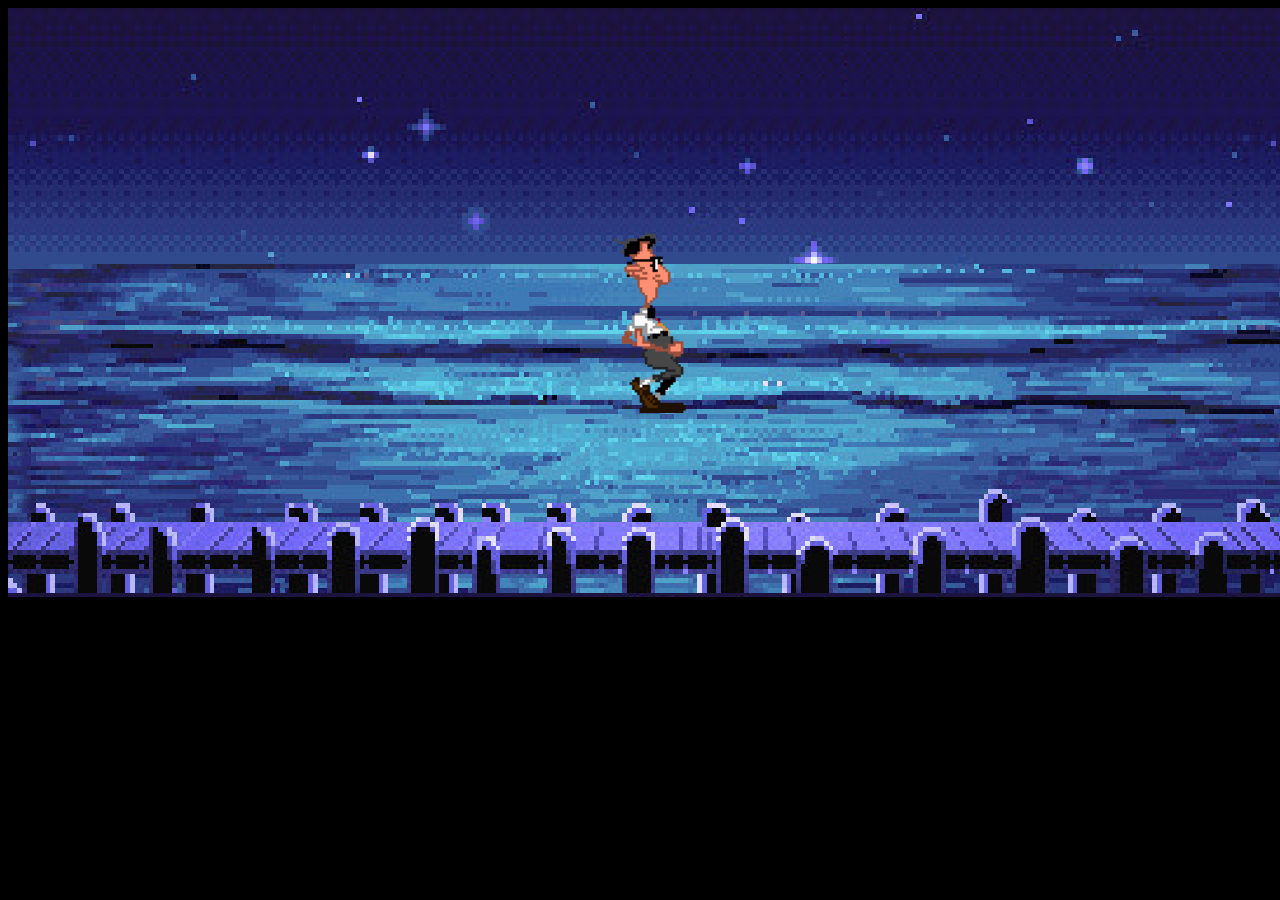
<file: Dia13/index.html>
<!DOCTYPE html>
<html lang="en">
<head>
    <meta charset="UTF-8">
    <meta name="viewport" content="width=device-width, initial-scale=1.0">
    <title>Bernie</title>
    <link rel="stylesheet" href="./style/style.css">
</head>

<body>
    <div class="cielo"></div>
    <div class="puente"></div>
    <div class="bernie"></div>

    
</body>
</html>
</file>
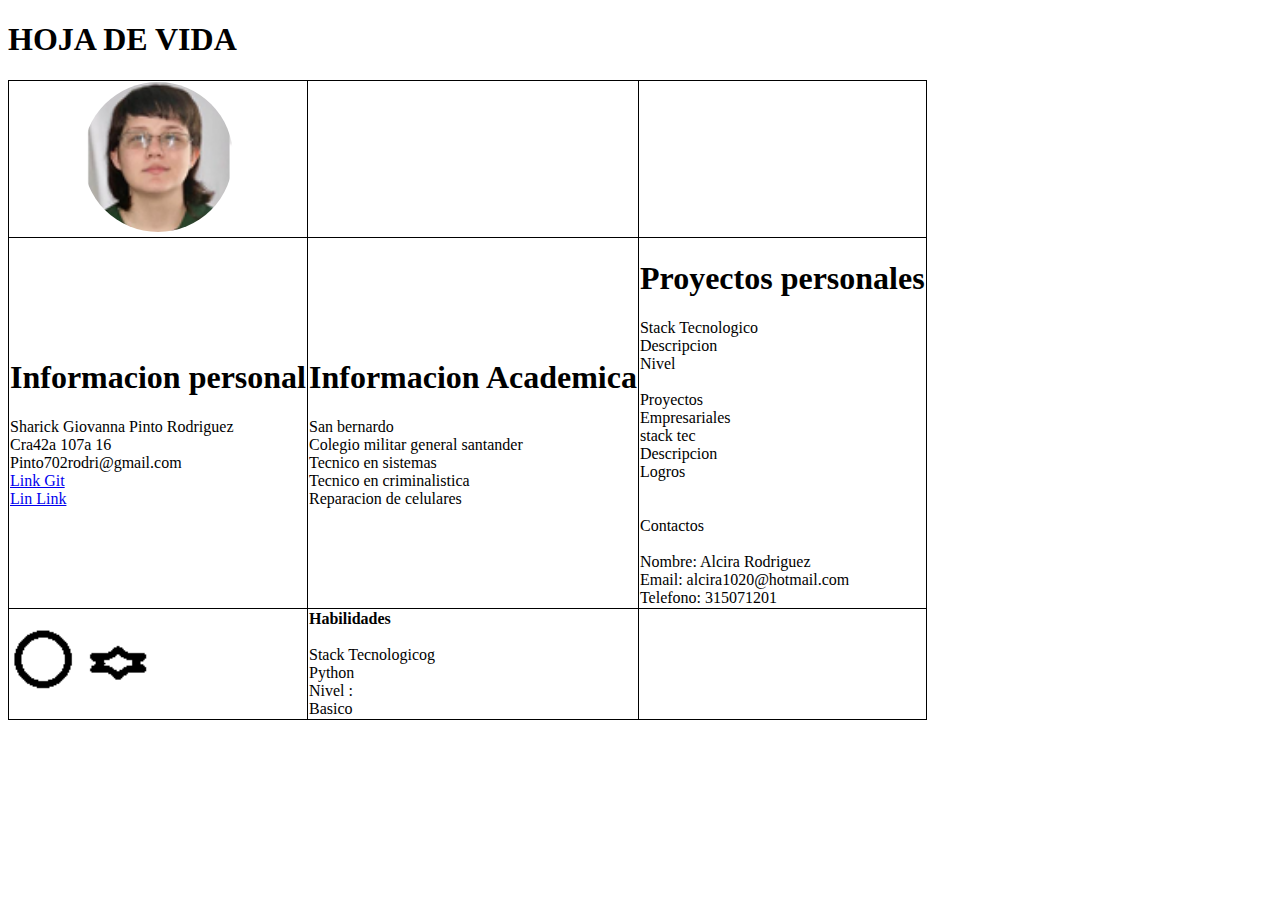
<file: DIa2/index.html>
<!DOCTYPE html>
<html lang="en">
<head>
    <meta charset="UTF-8">
    <meta name="viewport" content="width=device-width, initial-scale=1.0">
    <title>Hoja de vida</title>
    <h1>HOJA DE VIDA</h1>
    <style>
      table, 
      th, 
      td{
        border: 1px solid black;
        border-collapse: collapse;
      }
    </style>
</head>
<body>
    <table>
          <th><img src="./img/foto.PNG" alt="foto" style="border-radius: 50%;width: 150px; height: 150px; object-fit: cover;">
          
          <th>
        <tr>
          
          <td><h1>Informacion personal</h1>
            Sharick Giovanna Pinto Rodriguez <br>
            Cra42a 107a 16 <br>
            Pinto702rodri@gmail.com <br>
            <a href="https://github.com/SharickGPinto">Link Git</a> <br>
            <a href="https://www.linkedin.com/feed/">Lin Link</a>
          </td>
          
        
          <td> <h1>Informacion Academica</h1>
            San bernardo <br>
            Colegio militar general santander <br>
            Tecnico en sistemas <br>
            Tecnico en criminalistica <br>
            Reparacion de celulares <br>
            
          <td><h1>Proyectos personales</h1>
            Stack Tecnologico <br>
              Descripcion <br>
              Nivel <br>
              <br>
              Proyectos <br>
              Empresariales <br>
              stack tec <br>
              Descripcion <br>
              Logros <br>
              <br>
              <br>
              Contactos <br>
              <br>
              Nombre: Alcira Rodriguez <br>
              Email: alcira1020@hotmail.com <br>
              Telefono: 315071201<br>
        </tr>
  
        <tr>
          <td><img src="./img/formas.PNG" alt=""></td>
          <td>
           <b>Habilidades</b>  <br> <br>
            Stack Tecnologicog  <br>
            Python <br>
            Nivel : <br>
            Basico
      </tr>

      </table>
</body>
</html>
</file>
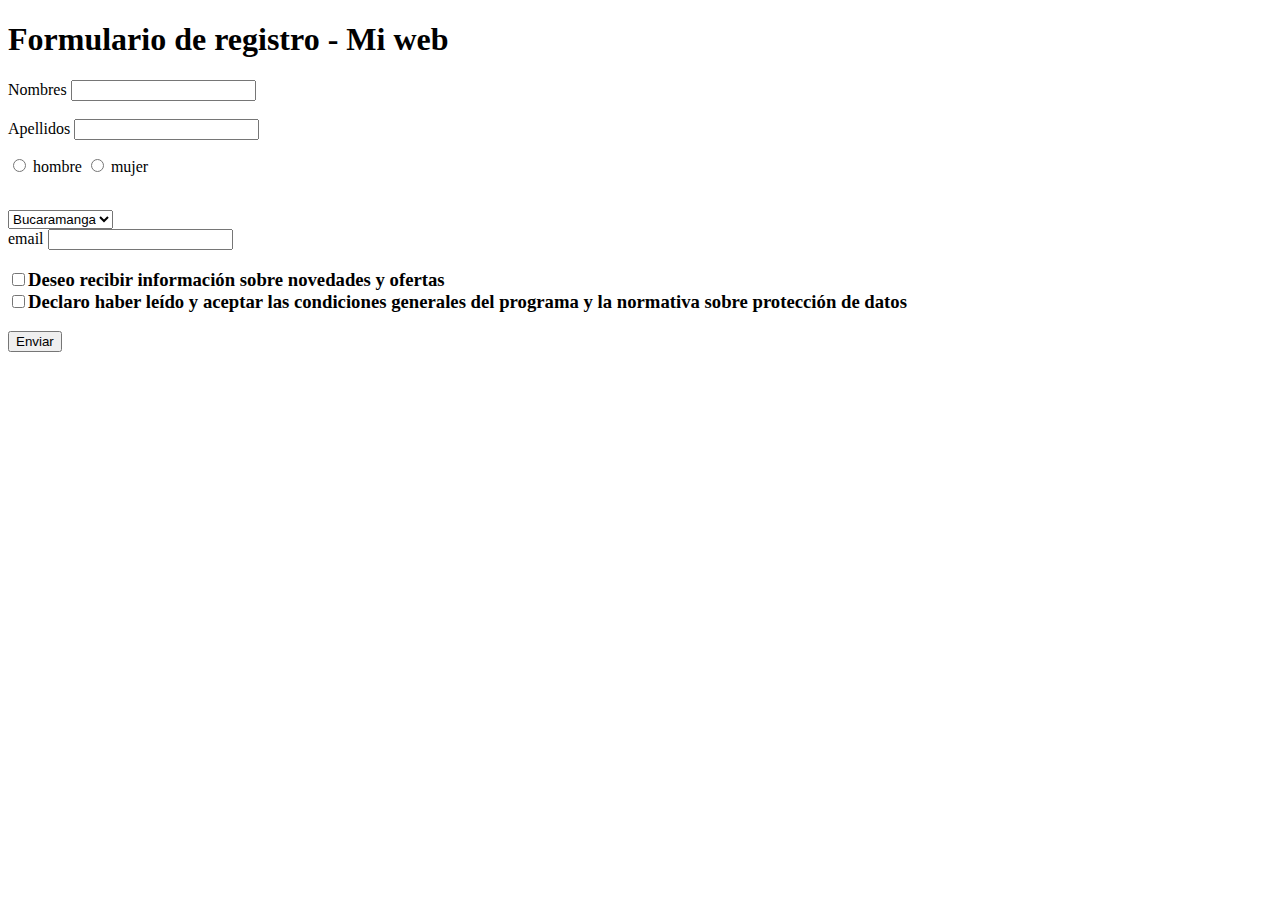
<file: Dia3/index.html>
<!DOCTYPE html>
<html lang="en">
<head>
    <meta charset="UTF-8">
    <meta name="viewport" content="width=device-width, initial-scale=1.0">
    <title>Formulario de registro - Mi web</title>
</head>
<body>
<h1>Formulario de registro - Mi web</h1>
   <form action="" method="post">

    <label for="name">Nombres</label> 
    <input type="Nombres" maxlength="50">
    <br>
    <br>
    <label for="name">Apellidos</label>
    <input type="Apellidos" maxlength="50">
    <br>

    <p>
        <label for="Sexo"></label>
        <input type="radio"id="hombre" name="Sexo" value="hombre">
        <label for="hombre">hombre</label>
        <input type="radio"id="mujer" name="Sexo" value="mujer">
        <label for="mujer">mujer</label>
    </p>
    

    <br>
    <select name="Poblacion" >
        <option value="Bucaramanga">Bucaramanga</option>
        <option value="Giron">Giron</option>
        <option value="Pidecuesta">Pidecuesta</option>
        <option value="Floridablanca">Floridablanca</option>
    </select>
    <br>

    <label for="name">email</label>
    <input type="email">

    <h3>
    <label for="opciones"></label>
    <input type="checkbox" name="Casilla de verificación" id="">Deseo recibir información sobre novedades y ofertas <br>
    <input type="checkbox" name="Casilla de verificación" id="">Declaro haber leído y aceptar las condiciones generales del programa y la normativa sobre protección de datos 
    </h3>

    <button type="submit">Enviar</button>

   </form> 


</body>






</html>
</file>
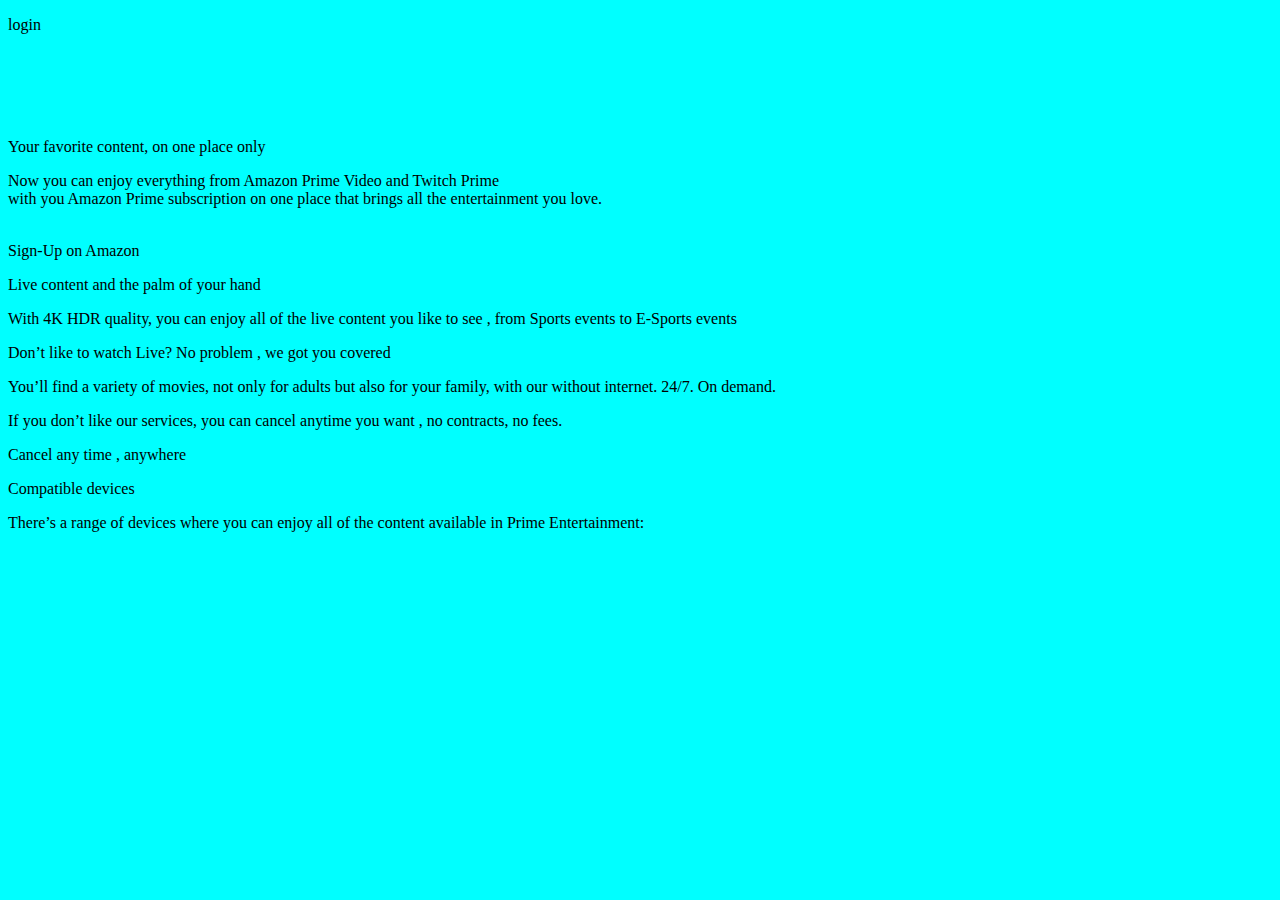
<file: Dia4/index.html>
<!DOCTYPE html>
<html lang="en">
<head>
    <meta charset="UTF-8">
    <meta name="viewport" content="width=device-width, initial-scale=1.0">
    <title>Wireframe</title>
    
</head>
<link rel="stylesheet" href="./style/style.css">
<link rel="stylesheet" href="./img/">
<link rel="stylesheet" href="./fonts/">
<body>
<div class="fondo1"></div>
 <div class="fondo_principal"></div>  
 <div class="lupa"></div> 
 <div class="login"><p class="parrafo-light">login</p></div>
 <div class="lgprime"></div>
    <br>
    <br>
    <br>
    <br>
    <div class="texto1">
    <p class="parrafo-bold">Your favorite content, on one place only</p>
    </div>
    <div class="texto2">
    <p class="parrafo-light">Now you can enjoy everything from Amazon Prime Video and Twitch Prime<br> with you Amazon Prime subscription on one place that brings all the entertainment you love.</p>
    </div>
    <div class ="sing"> 
    <p class="parrafo-light"><br>Sign-Up on Amazon </p></div>
    <div class="grupo1"></div>
    <div class="grupo2"></div>
    <div class="texGrupo1">
    <p class = "parrafo-bold">Live content and the palm of your hand</p></div>
    <div class="tv"></div>
    <div class="texGrupo1Bajo">
    <p>With 4K HDR quality, you can enjoy all of the live content you like to see , from Sports events to E-Sports events</p>
    </div>
    <div class="grupo3"></div>
    <div class="grupo4">
    <p class="parrafo-bold" >Don’t like to watch Live? No problem , we got you covered</p></div>
    <div class="peliculas"></div>
    <div class="texGrupo2">
    <p>You’ll find a variety of movies, not only for adults but also for your family, with our without internet. 24/7. On demand.</p>
    </div>
    <div class="grupo5">
        <p>If you don’t like our services, you can cancel anytime you want , no contracts, no fees.</p>
    </div>
    <div class="grupo6">
    <p class="parrafo-bold">Cancel any time , anywhere</p></div>
    <div class="x"></div>
    <div class="grupo7">
    <p class="parrafo-light">Compatible devices</p>
    </div>
    <div class="grupo8">
    <p class="parrafo-light">There’s a range of devices where you can enjoy all of the content available in Prime Entertainment:</p>
    </div>
    <div class="grupo9"></div>

    <br>
</body>
</html>
</file>
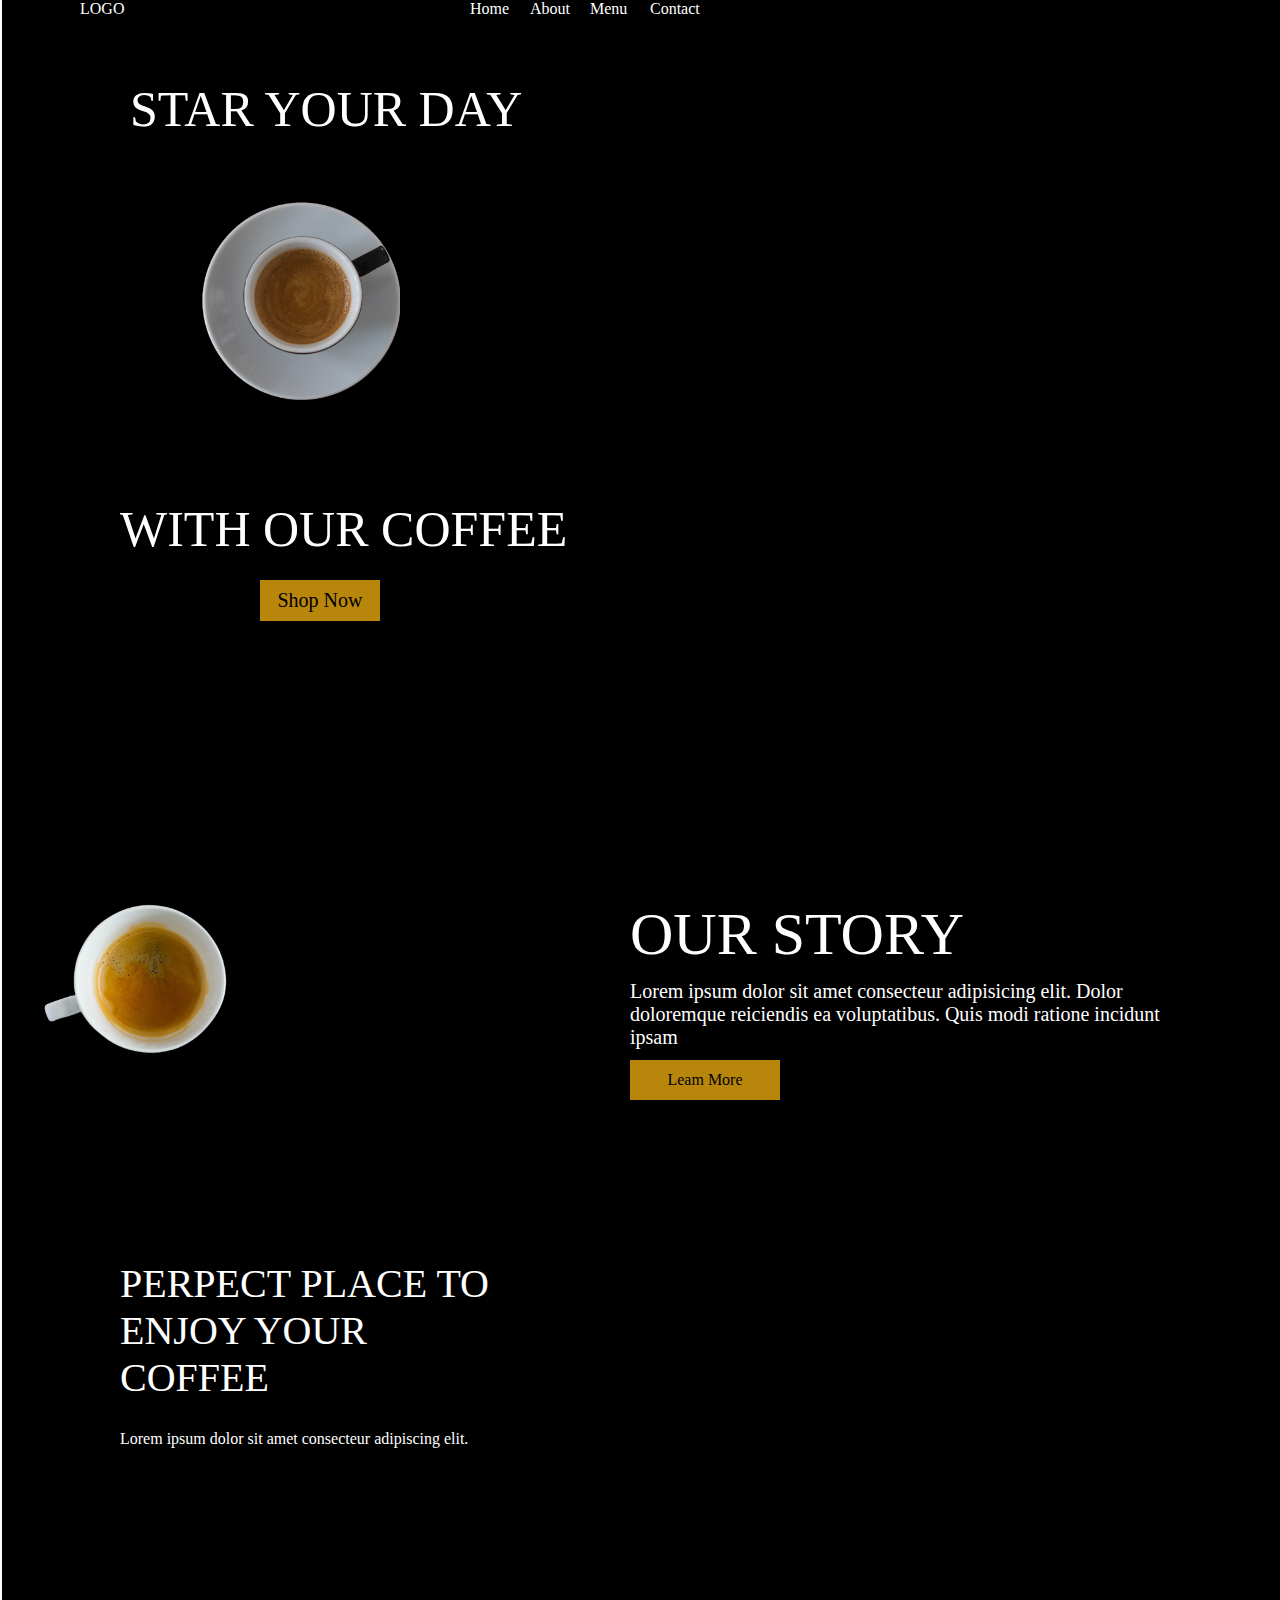
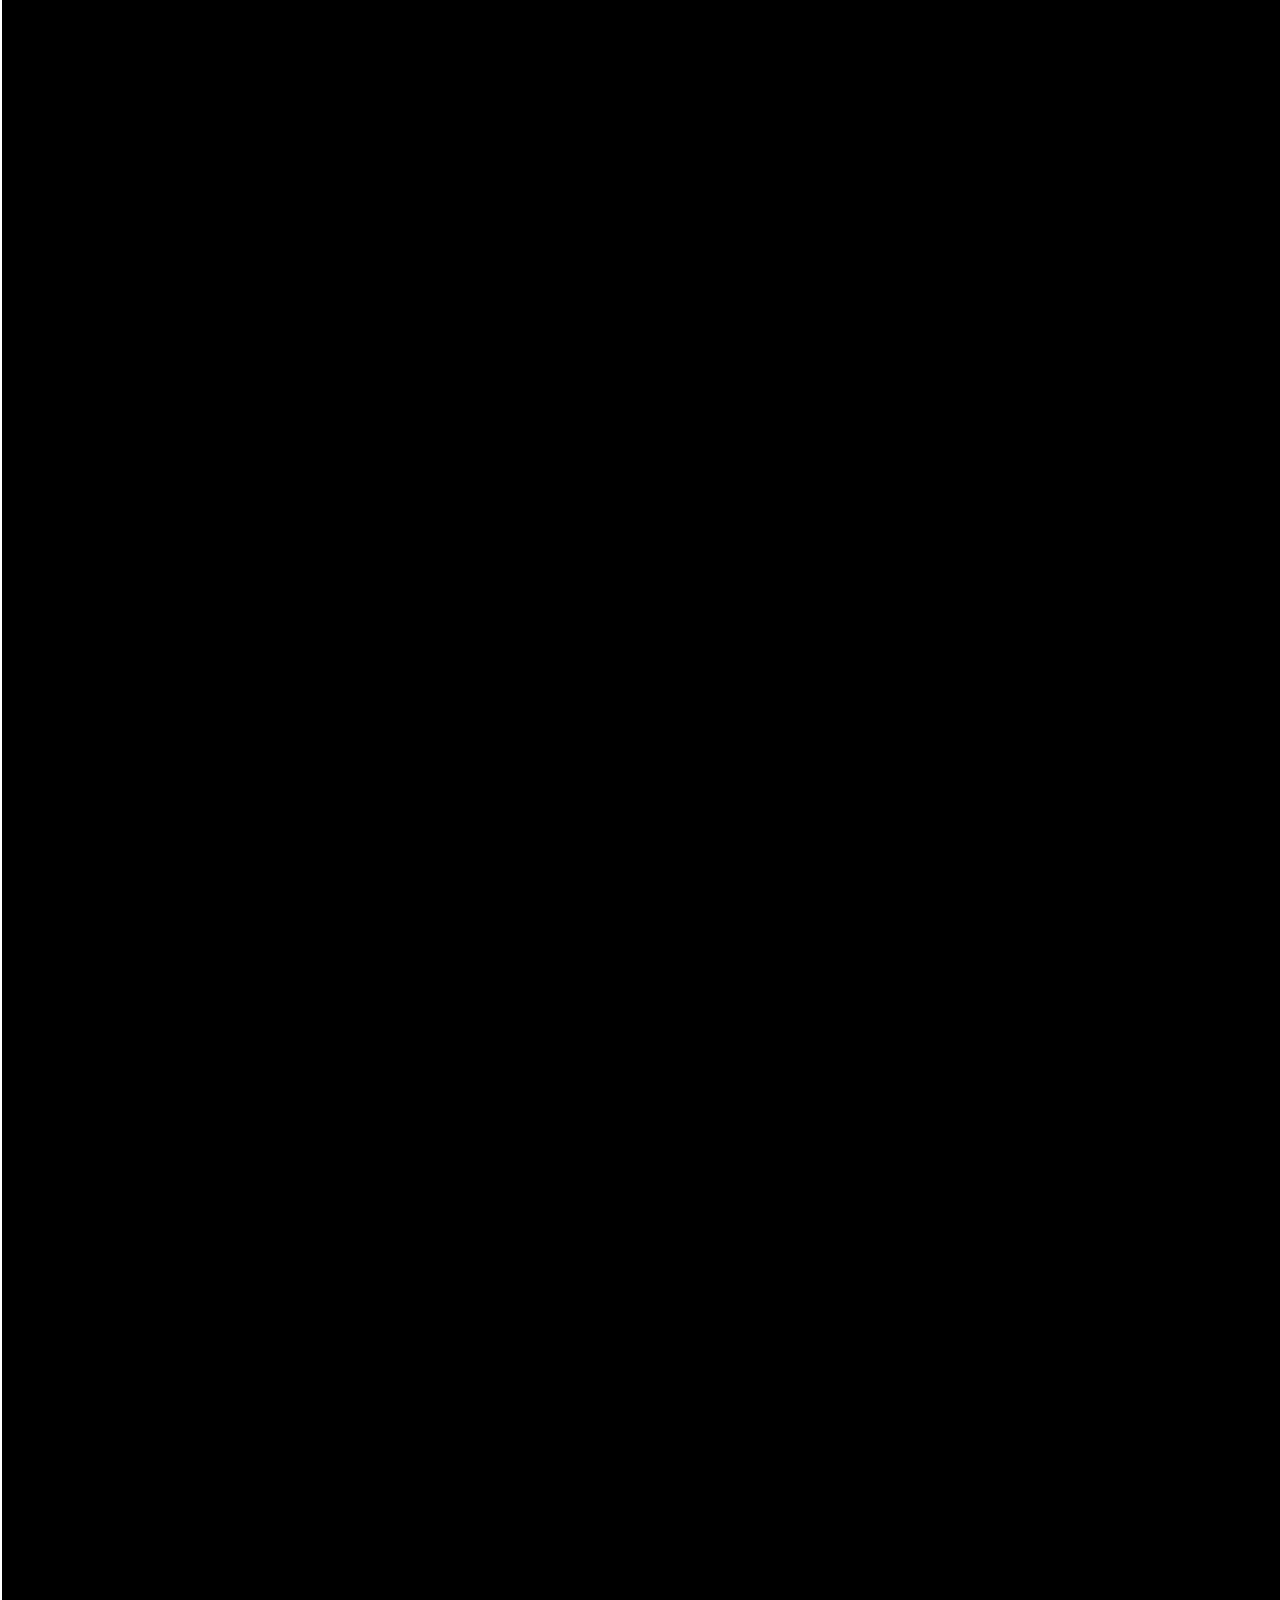
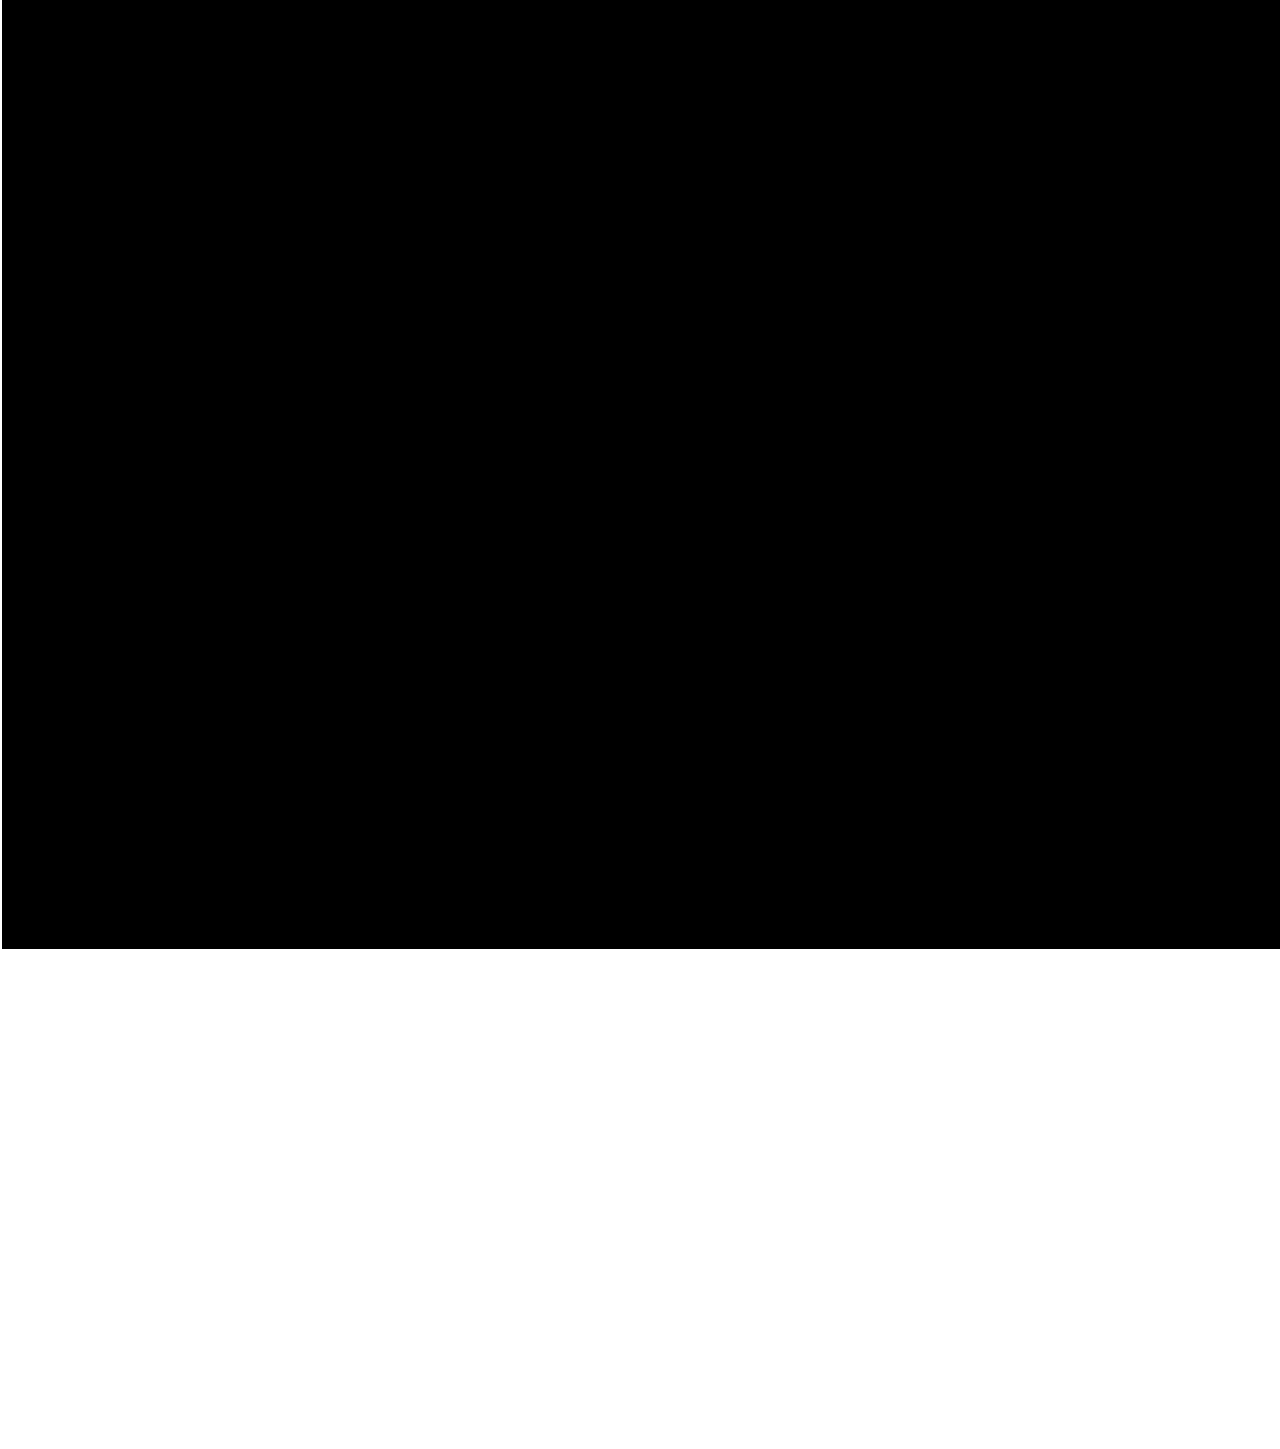
<file: DIa6/index.html>
<!DOCTYPE html>
<html lang="en">
<head>
    <meta charset="UTF-8">
    <meta name="viewport" content="width=device-width, initial-scale=1.0">
    <title>Cafe_web</title>
    <link rel="stylesheet" href="./style/style.css">
    <link rel="stylesheet" href="./img/">
</head>
<body>
    <div class="fondo"></div>
    <div class="logo">LOGO</div>
    <div class="home">Home</div>
    <div class="about">About</div>
    <div class="menu">Menu</div>
    <div class="contact">Contact</div>
    <div class="texto1"><p>STAR YOUR DAY</p></div>
    <div class="cafe1"></div>
    <div class="texto2">WITH OUR COFFEE</div>
    <div class="shop">Shop Now</div>
    <div class="cafe2"></div>
    <div class="titulo2">OUR STORY</div>
    <div class="texto3">Lorem ipsum dolor sit amet consecteur adipisicing elit. Dolor doloremque 
        reiciendis ea voluptatibus. Quis modi ratione incidunt ipsam
    </div>
    <div class="learn">Leam More</div>
    <div class="titulo3">PERPECT PLACE TO ENJOY YOUR COFFEE</div>
    <diV class="texto4">Lorem ipsum dolor sit amet consecteur adipiscing elit.</diV>
    
    

    
</body>
</html>
</file>
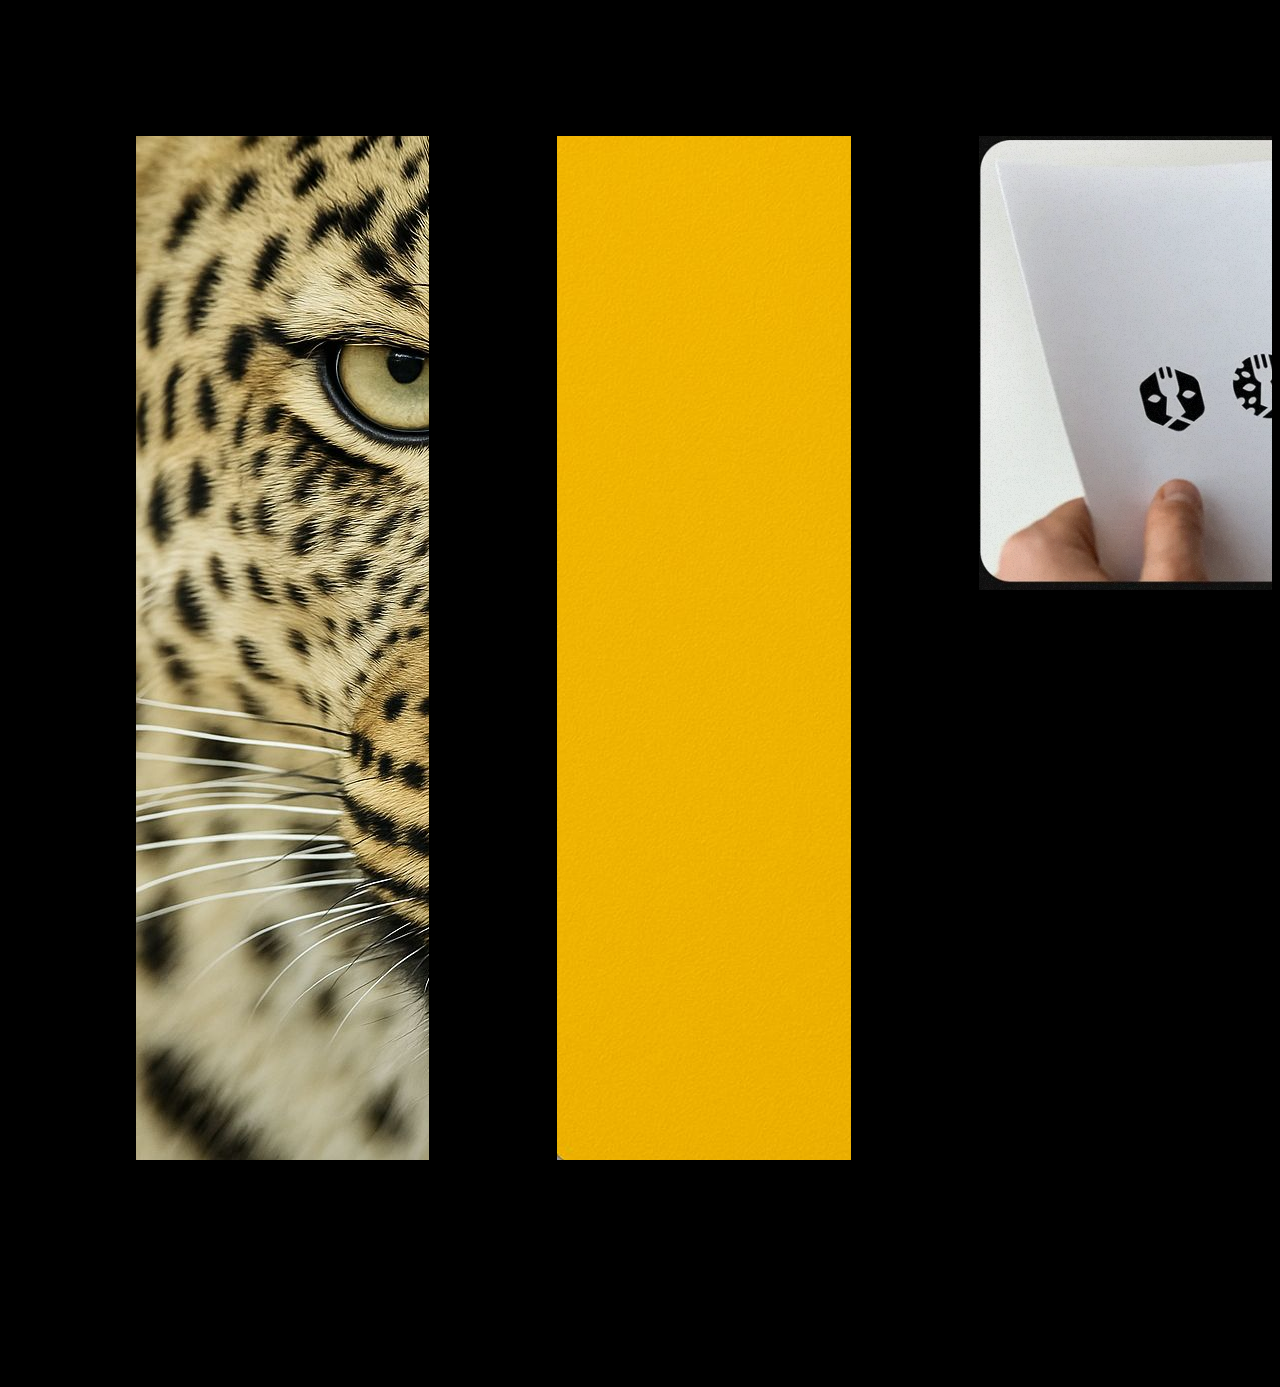
<file: Dia9/index.html>
<!DOCTYPE html>
<html lang="en">
<head>
    <meta charset="UTF-8">
    <meta name="viewport" content="width=device-width, initial-scale=1.0">
    <title>Bento_grid</title>
    <link rel="stylesheet" href="./style/style.css">
</head>
<body>
    <div class="columna">
    <div class="img1">
        <img src="./img/img7.jpg" alt=""></div>
    <div class="img2">
        <img src="./img/img2.jpg" alt=""></div>
    <div class="img3"><img src="./img/img8.png" alt=""></div>

    </div>
    
</body>
</html>
</file>
<file: Dia13/style/style.css>
*{
    background-color: black;
}


.bernie{
    position: relative;
    background: url(./../img/bernie.png);
    height: 200px;
    width: 99px;
    background-size: cover;
    bottom: 30vw;
    animation: movimiento 2s steps(5) infinite;
    margin: auto;
}

@keyframes movimiento{
    0%{
        background-position-x: 0px;
    }
    100%{
        background-position-x: 10000px;
    }
}

.cielo{
    margin: 0;
    image-rendering: pixelated;
    position: relative;
    background: url(./../img/cielo.png);
    height: 20vw;
    width: 119vw;
    background-size: cover;
    bottom: 0vw;
    animation: movimiento 2s steps(4) infinite;
}

.puente{
    margin: 0;
    image-rendering: pixelated;
    position: relative;
    background: url(./../img/puente.png);
    height: 26vw;
    width: 100vw;
    background-size: cover;
    bottom: 0vw;
    animation: movimiento 1s steps(3) infinite;

}
</file>
<file: Dia4/style/style.css>
body{
      background-color: aqua;
}
</file>
<file: DIa6/style/style.css>
* {
    margin: 0;
    padding: 0;
    box-sizing: border-box;
}

body{
    overflow-x: hidden;
    position: relative;
}

.fondo{
    top: 0px;
    left: 2px;
    width: 1918px;
    height: 4149px;
    background-color: black;
    opacity: 1;
    position: absolute;
}

.logo{
    top: 0px;
    left: 80px;
    width: 1918px;
    height: 4149px;
    color: white;
    position: absolute;
}

.home{
    top: 0px;
    left: 470px;
    width: 1918px;
    height: 4149px;
    color: white;
    position: absolute;
}

.about{
    top: 0px;
    left: 530px;
    width: 1918px;
    height: 4149px;
    color: white;
    position: absolute;
}

.menu{
    top: 0px;
    left: 590px;
    width: 1918px;
    height: 4149px;
    color: white;
    position: absolute; 
}

.contact{
    top: 0px;
    left: 650px;
    width: 1918px;
    height: 4149px;
    color: white;
    position: absolute; 
}

.texto1{
    top: 80px;
    left: 130px;
    width: 1918px;
    height: 4149px;
    color: white;
    position: absolute; 
    font-size: 50px;  
}

.cafe1{
    top: 200px;
    left: 200px;
    width: 200px;
    height: 200px;
    background: transparent url('./../img/3.png');
    position: relative; 
    opacity: 1;
    background-size: cover;
}

.texto2{
    top: 500px;
    left: 120px;
    width: 1918px;
    height: 4149px;
    color: white;
    position: absolute; 
    font-size: 50px;  
}

.shop{
    top: 580px;
    left: 260px;
    width: 120px;
    height: 41px;
    color: black;
    position: absolute; 
    font-size: 20px; 
    background-color: darkgoldenrod;
    text-align: center;
    align-content: center;
}

.cafe2{
    top:  650px;
    left: -40px;
    width: 270px;
    height: 250px;
    background: transparent url(./../img/pexels-chitokan-2183027-removebg-preview.png);
    position: relative;
    opacity: 1;
    background-size: cover;
}

.titulo2{
    top:  900px;
    left: 630px;
    width: 430px;
    height: 150px;
    position: absolute;
    color: white;
    font-size: 60px;
}

.texto3{
    top: 980px;
    left: 630px;
    width: 540px;
    height: 150px;
    position: absolute;
    color: white;
    font-size: 20px;
}

.learn{
    top: 1060px;
    left: 630px;
    width: 150px;
    height: 40px;
    position: absolute;
    background-color: darkgoldenrod;
    text-align: center;
    align-content: center;
}

.titulo3{
    top: 1260px;
    left: 120px;
    width: 380px;
    height: 0px;
    position: absolute;
    color: white;
    font-size: 40px;
}

.texto4{
    top: 1430px;
    left: 120px;
    width: 380px;
    height: 0px;
    color: white;
    position: absolute;
}

.cafe3{
    top: 1300px;
    left: 690px;
    width: 180px;
    height: 200px;
    background: transparent url(./../img/2.png);
    position: absolute;
    background-size: cover;
}

.learn2{
    top: 1470px;
    left: 130px;
    width: 140px;
    height: 50px;
    background-color: darkgoldenrod;
    position: absolute;
    align-content: center;
    text-align: center;
}

.titulo4{
    top: 1700px;
    left: 130px;
    width: 180px;
    height: 200px;
    position: absolute;
    color: white;
    font-size: 60px;
}
</file>
<file: Dia9/style/style.css>
*{
    overflow-x: hidden;

}
 body{
    background-color: black;
 }

.columna{
    display: grid;
    grid-template-columns: auto auto auto;
}

.columna div{
    text-align: center;
    padding: 10vw;
    font-size: 30vw;

}
</file>
